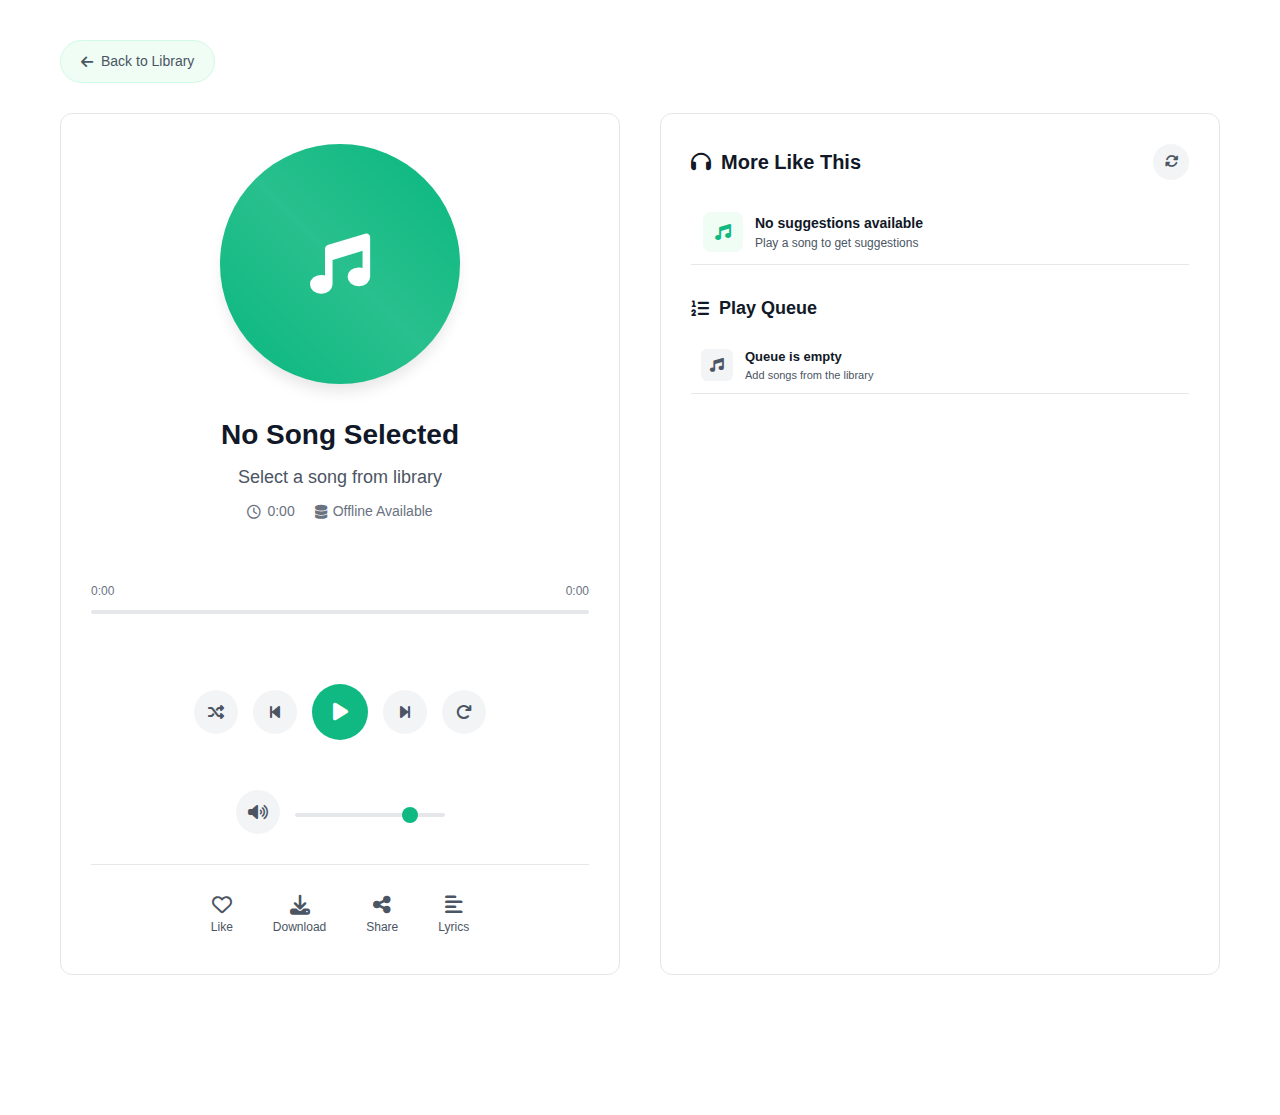
<file: player/index.html>
<!DOCTYPE html>
<html lang="en">
<head>
    <meta charset="UTF-8">
    <meta name="viewport" content="width=device-width, initial-scale=1.0">
    <title>Full Player - Offline Sound Player</title>
    <link rel="stylesheet" href="../style.css">
    <link rel="stylesheet" href="https://cdnjs.cloudflare.com/ajax/libs/font-awesome/6.4.0/css/all.min.css">
    <style>
        /* Player-specific styles */
        .player-container {
            padding: 40px 0;
        }
        
        .back-btn {
            display: inline-flex;
            align-items: center;
            gap: 8px;
            padding: 10px 20px;
            background-color: var(--primary-extra-light);
            color: var(--text-secondary);
            text-decoration: none;
            border-radius: var(--radius-full);
            font-size: 14px;
            font-weight: 500;
            transition: all 0.2s ease;
            margin-bottom: 30px;
            border: 1px solid var(--primary-light);
        }
        
        .back-btn:hover {
            background-color: var(--primary);
            color: var(--white);
            transform: translateX(-5px);
        }
        
        .player-main {
            display: grid;
            grid-template-columns: 1fr 1fr;
            gap: 40px;
            min-height: 600px;
        }
        
        .player-left, .player-right {
            background-color: var(--white);
            border: 1px solid var(--border-light);
            border-radius: var(--radius-lg);
            padding: 30px;
        }
        
        .player-left {
            display: flex;
            flex-direction: column;
        }
        
        .album-art-large {
            width: 240px;
            height: 240px;
            margin: 0 auto 30px;
            background-color: var(--primary);
            border-radius: 50%;
            display: flex;
            align-items: center;
            justify-content: center;
            color: var(--white);
            font-size: 60px;
            position: relative;
            overflow: hidden;
            box-shadow: var(--shadow-lg);
        }
        
        .album-art-large::before {
            content: '';
            position: absolute;
            top: -50%;
            left: -50%;
            width: 200%;
            height: 200%;
            background: linear-gradient(45deg, transparent 30%, rgba(255,255,255,0.1) 50%, transparent 70%);
            animation: shine 3s infinite linear;
        }
        
        @keyframes shine {
            0% { transform: rotate(0deg); }
            100% { transform: rotate(360deg); }
        }
        
        .song-info-large {
            text-align: center;
            margin-bottom: 30px;
        }
        
        .song-info-large h1 {
            font-size: 28px;
            font-weight: 700;
            color: var(--text-primary);
            margin-bottom: 8px;
            white-space: nowrap;
            overflow: hidden;
            text-overflow: ellipsis;
        }
        
        .song-info-large p {
            font-size: 18px;
            color: var(--text-secondary);
            margin-bottom: 5px;
        }
        
        .song-meta-large {
            display: flex;
            justify-content: center;
            gap: 20px;
            margin-top: 10px;
        }
        
        .meta-item {
            display: flex;
            align-items: center;
            gap: 6px;
            color: var(--text-muted);
            font-size: 14px;
        }
        
        /* Progress Container */
        .progress-container {
            margin: 30px 0;
        }
        
        .progress-bar-large {
            height: 4px;
            background-color: var(--gray-200);
            border-radius: var(--radius-full);
            position: relative;
            cursor: pointer;
            margin: 10px 0;
        }
        
        .progress-fill-large {
            position: absolute;
            top: 0;
            left: 0;
            height: 100%;
            background-color: var(--primary);
            border-radius: var(--radius-full);
            width: 0%;
        }
        
        .progress-time-container {
            display: flex;
            justify-content: space-between;
            font-size: 12px;
            color: var(--text-muted);
        }
        
        /* Player Controls */
        .player-controls {
            display: flex;
            align-items: center;
            justify-content: center;
            gap: 15px;
            margin: 30px 0;
        }
        
        .control-btn-large {
            width: 44px;
            height: 44px;
            border-radius: 50%;
            background-color: var(--gray-100);
            border: none;
            color: var(--text-secondary);
            cursor: pointer;
            display: flex;
            align-items: center;
            justify-content: center;
            font-size: 16px;
            transition: all 0.2s ease;
        }
        
        .control-btn-large:hover {
            background-color: var(--primary);
            color: var(--white);
            transform: scale(1.1);
        }
        
        .control-btn-large.play-btn-large {
            width: 56px;
            height: 56px;
            background-color: var(--primary);
            color: var(--white);
            font-size: 20px;
        }
        
        /* Volume Control */
        .volume-control {
            display: flex;
            align-items: center;
            justify-content: center;
            gap: 15px;
            margin-top: 20px;
        }
        
        .volume-slider-container {
            flex: 1;
            max-width: 150px;
        }
        
        .volume-slider {
            width: 100%;
            height: 4px;
            -webkit-appearance: none;
            appearance: none;
            background: var(--gray-200);
            border-radius: var(--radius-full);
            outline: none;
        }
        
        .volume-slider::-webkit-slider-thumb {
            -webkit-appearance: none;
            appearance: none;
            width: 16px;
            height: 16px;
            background-color: var(--primary);
            border-radius: 50%;
            cursor: pointer;
        }
        
        .volume-slider::-moz-range-thumb {
            width: 16px;
            height: 16px;
            background-color: var(--primary);
            border-radius: 50%;
            cursor: pointer;
            border: none;
        }
        
        /* Right Panel */
        .suggestions-header {
            display: flex;
            justify-content: space-between;
            align-items: center;
            margin-bottom: 20px;
        }
        
        .suggestions-header h2 {
            font-size: 20px;
            font-weight: 600;
            color: var(--text-primary);
            display: flex;
            align-items: center;
            gap: 10px;
        }
        
        .refresh-btn {
            width: 36px;
            height: 36px;
            border-radius: 50%;
            background-color: var(--gray-100);
            border: none;
            color: var(--text-secondary);
            cursor: pointer;
            display: flex;
            align-items: center;
            justify-content: center;
            transition: all 0.2s ease;
        }
        
        .refresh-btn:hover {
            background-color: var(--primary);
            color: var(--white);
            transform: rotate(180deg);
        }
        
        .suggestions-list {
            max-height: 250px;
            overflow-y: auto;
            margin-bottom: 30px;
        }
        
        .suggestion-item {
            display: flex;
            align-items: center;
            gap: 12px;
            padding: 12px;
            border-bottom: 1px solid var(--border-light);
            cursor: pointer;
            transition: all 0.2s ease;
        }
        
        .suggestion-item:hover {
            background-color: var(--gray-50);
        }
        
        .suggestion-icon {
            width: 40px;
            height: 40px;
            background-color: var(--primary-extra-light);
            border-radius: var(--radius-md);
            display: flex;
            align-items: center;
            justify-content: center;
            color: var(--primary);
        }
        
        .suggestion-details {
            flex: 1;
            min-width: 0;
        }
        
        .suggestion-title {
            font-size: 14px;
            font-weight: 600;
            color: var(--text-primary);
            white-space: nowrap;
            overflow: hidden;
            text-overflow: ellipsis;
        }
        
        .suggestion-artist {
            font-size: 12px;
            color: var(--text-secondary);
            white-space: nowrap;
            overflow: hidden;
            text-overflow: ellipsis;
        }
        
        .suggestion-duration {
            font-size: 12px;
            color: var(--text-muted);
            white-space: nowrap;
        }
        
        /* Queue Section */
        .queue-section h3 {
            font-size: 18px;
            font-weight: 600;
            color: var(--text-primary);
            margin-bottom: 15px;
            display: flex;
            align-items: center;
            gap: 10px;
        }
        
        .queue-list {
            max-height: 200px;
            overflow-y: auto;
        }
        
        .queue-item {
            display: flex;
            align-items: center;
            gap: 12px;
            padding: 10px;
            border-bottom: 1px solid var(--border-light);
            cursor: pointer;
            transition: all 0.2s ease;
        }
        
        .queue-item:hover {
            background-color: var(--gray-50);
        }
        
        .queue-item.playing {
            background-color: var(--primary-extra-light);
            border-left: 3px solid var(--primary);
        }
        
        .queue-icon {
            width: 32px;
            height: 32px;
            background-color: var(--gray-100);
            border-radius: var(--radius-sm);
            display: flex;
            align-items: center;
            justify-content: center;
            color: var(--text-secondary);
            font-size: 14px;
        }
        
        .queue-details {
            flex: 1;
            min-width: 0;
        }
        
        .queue-title {
            font-size: 13px;
            font-weight: 600;
            color: var(--text-primary);
            white-space: nowrap;
            overflow: hidden;
            text-overflow: ellipsis;
        }
        
        .queue-artist {
            font-size: 11px;
            color: var(--text-secondary);
            white-space: nowrap;
            overflow: hidden;
            text-overflow: ellipsis;
        }
        
        .queue-duration {
            font-size: 11px;
            color: var(--text-muted);
            white-space: nowrap;
        }
        
        /* Additional Controls */
        .additional-controls {
            display: flex;
            justify-content: center;
            gap: 20px;
            margin-top: 30px;
            padding-top: 20px;
            border-top: 1px solid var(--border-light);
        }
        
        .additional-btn {
            display: flex;
            flex-direction: column;
            align-items: center;
            gap: 5px;
            background: none;
            border: none;
            color: var(--text-secondary);
            cursor: pointer;
            transition: all 0.2s ease;
            padding: 10px;
            border-radius: var(--radius-md);
        }
        
        .additional-btn:hover {
            background-color: var(--primary-extra-light);
            color: var(--primary);
        }
        
        .additional-btn i {
            font-size: 20px;
        }
        
        .additional-btn span {
            font-size: 12px;
        }
        
        /* Responsive */
        @media (max-width: 1024px) {
            .player-main {
                gap: 30px;
            }
        }
        
        @media (max-width: 768px) {
            .player-main {
                grid-template-columns: 1fr;
                gap: 30px;
            }
            
            .player-left, .player-right {
                padding: 20px;
            }
            
            .album-art-large {
                width: 180px;
                height: 180px;
                font-size: 48px;
            }
            
            .player-controls {
                gap: 10px;
            }
            
            .control-btn-large {
                width: 40px;
                height: 40px;
            }
            
            .control-btn-large.play-btn-large {
                width: 50px;
                height: 50px;
            }
        }
        
        @media (max-width: 480px) {
            .album-art-large {
                width: 150px;
                height: 150px;
                font-size: 36px;
            }
            
            .song-info-large h1 {
                font-size: 22px;
            }
            
            .song-info-large p {
                font-size: 16px;
            }
        }
    </style>
</head>
<body>
    <div class="app-container">
        <div class="player-container">
            <a href="../index.html" class="back-btn">
                <i class="fas fa-arrow-left"></i>
                Back to Library
            </a>
            
            <div class="player-main">
                <!-- Left Panel - Now Playing -->
                <div class="player-left">
                    <div class="album-art-large" id="album-art-large">
                        <i class="fas fa-music"></i>
                    </div>
                    
                    <div class="song-info-large" id="song-info-large">
                        <h1 id="full-player-title">No Song Selected</h1>
                        <p id="full-player-artist">Select a song from library</p>
                        <div class="song-meta-large">
                            <span class="meta-item" id="song-duration">
                                <i class="far fa-clock"></i>
                                <span>0:00</span>
                            </span>
                            <span class="meta-item">
                                <i class="fas fa-database"></i>
                                <span>Offline Available</span>
                            </span>
                        </div>
                    </div>
                    
                    <!-- Progress Bar -->
                    <div class="progress-container">
                        <div class="progress-time-container">
                            <span id="current-time-large">0:00</span>
                            <span id="total-time-large">0:00</span>
                        </div>
                        <div class="progress-bar-large" id="progress-bar-large">
                            <div class="progress-fill-large" id="progress-fill-large"></div>
                        </div>
                    </div>
                    
                    <!-- Player Controls -->
                    <div class="player-controls">
                        <button class="control-btn-large" id="shuffle-btn" title="Shuffle">
                            <i class="fas fa-random"></i>
                        </button>
                        <button class="control-btn-large" id="prev-btn-large" title="Previous">
                            <i class="fas fa-step-backward"></i>
                        </button>
                        <button class="control-btn-large play-btn-large" id="play-btn-large" title="Play/Pause">
                            <i class="fas fa-play" id="play-icon-large"></i>
                        </button>
                        <button class="control-btn-large" id="next-btn-large" title="Next">
                            <i class="fas fa-step-forward"></i>
                        </button>
                        <button class="control-btn-large" id="repeat-btn" title="Repeat">
                            <i class="fas fa-redo"></i>
                        </button>
                    </div>
                    
                    <!-- Volume Control -->
                    <div class="volume-control">
                        <button class="control-btn-large" id="volume-mute-btn-large" title="Mute">
                            <i class="fas fa-volume-up" id="volume-icon-large"></i>
                        </button>
                        <div class="volume-slider-container">
                            <input type="range" 
                                   class="volume-slider" 
                                   id="volume-slider"
                                   min="0" 
                                   max="100" 
                                   value="80">
                        </div>
                    </div>
                    
                    <!-- Additional Controls -->
                    <div class="additional-controls">
                        <button class="additional-btn" id="like-btn" title="Add to Favorites">
                            <i class="far fa-heart"></i>
                            <span>Like</span>
                        </button>
                        <button class="additional-btn" id="download-btn" title="Download">
                            <i class="fas fa-download"></i>
                            <span>Download</span>
                        </button>
                        <button class="additional-btn" id="share-btn" title="Share">
                            <i class="fas fa-share-alt"></i>
                            <span>Share</span>
                        </button>
                        <button class="additional-btn" id="lyrics-btn" title="Lyrics">
                            <i class="fas fa-align-left"></i>
                            <span>Lyrics</span>
                        </button>
                    </div>
                </div>
                
                <!-- Right Panel - Suggestions & Queue -->
                <div class="player-right">
                    <div class="suggestions-section">
                        <div class="suggestions-header">
                            <h2>
                                <i class="fas fa-headphones"></i>
                                More Like This
                            </h2>
                            <button class="refresh-btn" id="refresh-suggestions" title="Refresh">
                                <i class="fas fa-sync-alt"></i>
                            </button>
                        </div>
                        <div class="suggestions-list" id="suggestions-list">
                            <!-- Suggestions will be loaded here -->
                            <div class="suggestion-item empty-suggestions">
                                <div class="suggestion-icon">
                                    <i class="fas fa-music"></i>
                                </div>
                                <div class="suggestion-details">
                                    <div class="suggestion-title">No suggestions available</div>
                                    <div class="suggestion-artist">Play a song to get suggestions</div>
                                </div>
                            </div>
                        </div>
                    </div>
                    
                    <div class="queue-section">
                        <h3>
                            <i class="fas fa-list-ol"></i>
                            Play Queue
                        </h3>
                        <div class="queue-list" id="queue-list">
                            <div class="queue-item empty-queue">
                                <div class="queue-icon">
                                    <i class="fas fa-music"></i>
                                </div>
                                <div class="queue-details">
                                    <div class="queue-title">Queue is empty</div>
                                    <div class="queue-artist">Add songs from the library</div>
                                </div>
                            </div>
                        </div>
                    </div>
                </div>
            </div>
        </div>
    </div>

    <audio id="audio-player-large" preload="metadata"></audio>

    <script src="player.js"></script>
</body>
</html>
</file>
<file: style.css>
/* style.css - Clean Green & White Professional Theme */
:root {
    --primary: #10b981;
    --primary-dark: #059669;
    --primary-light: #d1fae5;
    --primary-extra-light: #f0fdf4;

    --white: #ffffff;
    --gray-50: #f9fafb;
    --gray-100: #f3f4f6;
    --gray-200: #e5e7eb;
    --gray-300: #d1d5db;
    --gray-400: #9ca3af;
    --gray-500: #6b7280;
    --gray-600: #4b5563;
    --gray-700: #374151;
    --gray-800: #1f2937;
    --gray-900: #111827;

    --text-primary: var(--gray-900);
    --text-secondary: var(--gray-600);
    --text-muted: var(--gray-500);

    --border-light: var(--gray-200);
    --border-medium: var(--gray-300);

    --shadow-sm: 0 1px 2px rgba(0, 0, 0, 0.05);
    --shadow-md: 0 4px 6px -1px rgba(0, 0, 0, 0.1);
    --shadow-lg: 0 10px 15px -3px rgba(0, 0, 0, 0.1);

    --radius-sm: 6px;
    --radius-md: 8px;
    --radius-lg: 12px;
    --radius-xl: 16px;
    --radius-full: 9999px;
}

* {
    margin: 0;
    padding: 0;
    box-sizing: border-box;
}

body {
    font-family: -apple-system, BlinkMacSystemFont, 'Segoe UI', Roboto, Oxygen, Ubuntu, sans-serif;
    background-color: var(--white);
    color: var(--text-primary);
    line-height: 1.5;
    min-height: 100vh;
}

.app-container {
    max-width: 1200px;
    margin: 0 auto;
    padding: 0 20px;
    padding-bottom: 100px;
}

/* Background Animation */
.background-animation {
    position: fixed;
    top: 0;
    left: 0;
    width: 100%;
    height: 100%;
    overflow: hidden;
    z-index: -1;
    opacity: 0.05;
}

.circle {
    position: absolute;
    border-radius: 50%;
    background: linear-gradient(135deg, var(--primary), var(--primary-dark));
    opacity: 0.1;
    animation: float 20s infinite ease-in-out;
}

.circle-1 {
    width: 300px;
    height: 300px;
    top: -150px;
    right: -100px;
    animation-delay: 0s;
}

.circle-2 {
    width: 200px;
    height: 200px;
    bottom: 100px;
    left: -50px;
    animation-delay: 5s;
}

.circle-3 {
    width: 150px;
    height: 150px;
    top: 50%;
    right: 20%;
    animation-delay: 10s;
}

.wave {
    position: absolute;
    width: 200%;
    height: 200px;
    background: linear-gradient(90deg, transparent, var(--primary-light), transparent);
    animation: wave 15s infinite linear;
}

.wave-1 {
    top: 20%;
    animation-delay: 0s;
}

.wave-2 {
    top: 60%;
    animation-delay: 7.5s;
}

@keyframes float {
    0%, 100% { transform: translateY(0) rotate(0deg); }
    33% { transform: translateY(-20px) rotate(120deg); }
    66% { transform: translateY(20px) rotate(240deg); }
}

@keyframes wave {
    0% { transform: translateX(-50%); }
    100% { transform: translateX(0%); }
}

/* Header Styles */
.app-header {
    padding: 24px 0;
    margin-bottom: 32px;
    border-bottom: 1px solid var(--border-light);
}

.logo-section {
    display: flex;
    align-items: center;
    justify-content: space-between;
    gap: 20px;
}

.sound-icon {
    width: 36px;
    height: 36px;
    color: var(--primary);
}

.logo-text h1 {
    font-size: 24px;
    font-weight: 700;
    color: var(--text-primary);
    margin-bottom: 4px;
}

.logo-text .tagline {
    font-size: 14px;
    color: var(--text-muted);
}

.offline-status {
    display: flex;
    align-items: center;
    gap: 10px;
    padding: 8px 16px;
    background-color: var(--primary-extra-light);
    border: 1px solid var(--primary-light);
    border-radius: var(--radius-full);
}

.status-dot {
    width: 8px;
    height: 8px;
    background-color: var(--primary);
    border-radius: 50%;
    animation: pulse 2s infinite;
}

@keyframes pulse {
    0%, 100% { opacity: 1; }
    50% { opacity: 0.5; }
}

.status-text {
    font-size: 14px;
    font-weight: 500;
    color: var(--primary-dark);
}

/* Stats Bar */
.stats-bar {
    display: grid;
    grid-template-columns: repeat(3, 1fr);
    gap: 16px;
    margin-bottom: 32px;
}

.stat {
    background-color: var(--white);
    border: 1px solid var(--border-light);
    border-radius: var(--radius-md);
    padding: 20px;
    display: flex;
    align-items: center;
    gap: 16px;
    transition: all 0.2s ease;
}

.stat:hover {
    border-color: var(--primary);
    box-shadow: var(--shadow-md);
}

.stat-icon {
    width: 48px;
    height: 48px;
    background-color: var(--primary-extra-light);
    border-radius: var(--radius-md);
    display: flex;
    align-items: center;
    justify-content: center;
    color: var(--primary);
    font-size: 20px;
}

.stat-info {
    display: flex;
    flex-direction: column;
}

.stat-value {
    font-size: 20px;
    font-weight: 700;
    color: var(--text-primary);
    line-height: 1;
}

.stat-label {
    font-size: 12px;
    color: var(--text-muted);
    text-transform: uppercase;
    letter-spacing: 0.5px;
    margin-top: 4px;
}

/* Category Selector */
.category-selector {
    margin-bottom: 32px;
}

.section-title {
    display: flex;
    align-items: center;
    gap: 12px;
    margin-bottom: 20px;
}

.title-icon {
    width: 24px;
    height: 24px;
    color: var(--text-primary);
}

.section-title h2 {
    font-size: 20px;
    font-weight: 600;
    color: var(--text-primary);
}

.category-tabs {
    display: flex;
    gap: 12px;
}

.category-tab {
    flex: 1;
    display: flex;
    align-items: center;
    gap: 12px;
    padding: 16px 24px;
    background-color: var(--white);
    border: 2px solid var(--border-medium);
    border-radius: var(--radius-md);
    font-size: 15px;
    font-weight: 500;
    color: var(--text-secondary);
    cursor: pointer;
    transition: all 0.2s ease;
    -webkit-tap-highlight-color: transparent;
}

.category-tab:hover {
    border-color: var(--primary);
    color: var(--text-primary);
}

.category-tab.active {
    background-color: var(--primary);
    border-color: var(--primary);
    color: var(--white);
    box-shadow: var(--shadow-sm);
}

.tab-icon {
    font-size: 18px;
}

.tab-text {
    flex: 1;
    text-align: left;
}

.song-count {
    background-color: rgba(255, 255, 255, 0.2);
    padding: 4px 10px;
    border-radius: var(--radius-full);
    font-size: 12px;
    font-weight: 600;
}

.category-tab.active .song-count {
    background-color: rgba(255, 255, 255, 0.3);
}

/* Songs Grid */
.songs-container {
    min-height: 400px;
}

.songs-grid {
    display: grid;
    grid-template-columns: repeat(auto-fill, minmax(300px, 1fr));
    gap: 16px;
    display: none;
    animation: fadeIn 0.3s ease;
}

@keyframes fadeIn {
    from { opacity: 0; }
    to { opacity: 1; }
}

.songs-grid.active {
    display: grid;
}

.song-card {
    background-color: var(--white);
    border: 1px solid var(--border-light);
    border-radius: var(--radius-md);
    padding: 20px;
    cursor: pointer;
    transition: all 0.2s ease;
    position: relative;
    overflow: hidden;
    -webkit-tap-highlight-color: transparent;
}

.song-card:hover {
    border-color: var(--primary);
    transform: translateY(-2px);
    box-shadow: var(--shadow-md);
}

.song-card.playing {
    border-color: var(--primary);
    background-color: var(--primary-extra-light);
}

.song-card.playing::before {
    content: '';
    position: absolute;
    top: 0;
    left: 0;
    right: 0;
    height: 3px;
    background-color: var(--primary);
}

.song-header {
    display: flex;
    align-items: center;
    gap: 16px;
    margin-bottom: 16px;
}

.song-icon {
    width: 40px;
    height: 40px;
    background-color: var(--primary-extra-light);
    border: 1px solid var(--primary-light);
    border-radius: var(--radius-md);
    display: flex;
    align-items: center;
    justify-content: center;
    color: var(--primary);
    font-size: 18px;
}

.song-meta {
    flex: 1;
    min-width: 0;
}

.song-title {
    font-size: 16px;
    font-weight: 600;
    color: var(--text-primary);
    margin-bottom: 4px;
    white-space: nowrap;
    overflow: hidden;
    text-overflow: ellipsis;
}

.song-artist {
    font-size: 14px;
    color: var(--text-secondary);
    white-space: nowrap;
    overflow: hidden;
    text-overflow: ellipsis;
}

.song-footer {
    display: flex;
    align-items: center;
    justify-content: space-between;
    padding-top: 16px;
    border-top: 1px solid var(--border-light);
}

.song-duration {
    display: flex;
    align-items: center;
    gap: 6px;
    color: var(--text-muted);
    font-size: 13px;
    font-weight: 500;
}

.song-actions {
    display: flex;
    gap: 8px;
}

.action-btn {
    width: 32px;
    height: 32px;
    border-radius: 50%;
    background-color: var(--gray-100);
    border: none;
    color: var(--text-secondary);
    cursor: pointer;
    display: flex;
    align-items: center;
    justify-content: center;
    transition: all 0.2s ease;
    -webkit-tap-highlight-color: transparent;
}

.action-btn:hover {
    background-color: var(--primary);
    color: var(--white);
}

.playing-indicator {
    position: absolute;
    top: 12px;
    right: 12px;
    display: flex;
    align-items: flex-end;
    gap: 2px;
    height: 16px;
    display: none;
}

.song-card.playing .playing-indicator {
    display: flex;
}

.eq-bar {
    width: 2px;
    background-color: var(--primary);
    border-radius: 1px;
    animation: eq 1s infinite ease-in-out;
}

.eq-bar:nth-child(1) {
    height: 6px;
    animation-delay: 0.1s;
}

.eq-bar:nth-child(2) {
    height: 10px;
    animation-delay: 0.2s;
}

.eq-bar:nth-child(3) {
    height: 6px;
    animation-delay: 0.3s;
}

@keyframes eq {
    0%, 100% { height: 6px; }
    50% { height: 12px; }
}

/* Empty State */
.empty-state {
    grid-column: 1 / -1;
    display: flex;
    flex-direction: column;
    align-items: center;
    justify-content: center;
    padding: 48px 20px;
    text-align: center;
    background-color: var(--gray-50);
    border: 2px dashed var(--border-light);
    border-radius: var(--radius-md);
}

.empty-icon {
    width: 64px;
    height: 64px;
    background-color: var(--primary-extra-light);
    border-radius: 50%;
    display: flex;
    align-items: center;
    justify-content: center;
    color: var(--primary);
    font-size: 24px;
    margin-bottom: 16px;
}

.empty-state h3 {
    font-size: 18px;
    color: var(--text-primary);
    margin-bottom: 8px;
}

.empty-state p {
    color: var(--text-muted);
    margin-bottom: 20px;
    max-width: 280px;
}

.add-songs-btn {
    background-color: var(--primary);
    color: var(--white);
    border: none;
    padding: 10px 20px;
    border-radius: var(--radius-full);
    font-size: 14px;
    font-weight: 600;
    cursor: pointer;
    display: flex;
    align-items: center;
    gap: 8px;
    transition: all 0.2s ease;
    -webkit-tap-highlight-color: transparent;
}

.add-songs-btn:hover {
    background-color: var(--primary-dark);
    transform: translateY(-1px);
    box-shadow: var(--shadow-sm);
}

/* Mini Player */
.mini-player {
    position: fixed;
    bottom: 0;
    left: 0;
    right: 0;
    background-color: var(--white);
    border-top: 1px solid var(--border-light);
    box-shadow: var(--shadow-lg);
    transform: translateY(100%);
    transition: transform 0.3s ease;
    z-index: 1000;
}

.mini-player.active {
    transform: translateY(0);
}

.mini-player-content {
    display: flex;
    align-items: center;
    justify-content: space-between;
    padding: 16px 24px;
    max-width: 1200px;
    margin: 0 auto;
}

#mini-player-clickable {
    cursor: pointer;
    flex: 1;
    display: flex;
    align-items: center;
    gap: 16px;
    transition: all 0.2s ease;
    -webkit-tap-highlight-color: transparent;
}

#mini-player-clickable:hover {
    opacity: 0.9;
}

.album-art-mini {
    position: relative;
    width: 56px;
    height: 56px;
}

.album-art-placeholder {
    width: 100%;
    height: 100%;
    background-color: var(--primary);
    border-radius: var(--radius-md);
    display: flex;
    align-items: center;
    justify-content: center;
    color: var(--white);
    font-size: 20px;
}

.mini-player.active .playing-indicator {
    display: flex;
}

.song-details-mini {
    flex: 1;
    min-width: 0;
}

.song-title-mini {
    font-size: 15px;
    font-weight: 600;
    color: var(--text-primary);
    white-space: nowrap;
    overflow: hidden;
    text-overflow: ellipsis;
    margin-bottom: 2px;
}

.song-artist-mini {
    font-size: 13px;
    color: var(--text-secondary);
    white-space: nowrap;
    overflow: hidden;
    text-overflow: ellipsis;
}

.mini-controls {
    display: flex;
    align-items: center;
    gap: 12px;
}

.control-btn {
    width: 40px;
    height: 40px;
    border-radius: 50%;
    background-color: var(--gray-100);
    border: none;
    color: var(--text-secondary);
    cursor: pointer;
    display: flex;
    align-items: center;
    justify-content: center;
    font-size: 16px;
    transition: all 0.2s ease;
    -webkit-tap-highlight-color: transparent;
}

.control-btn:hover {
    background-color: var(--primary);
    color: var(--white);
}

.control-btn.play-btn {
    width: 44px;
    height: 44px;
    background-color: var(--primary);
    color: var(--white);
    font-size: 18px;
}

.mini-progress {
    display: flex;
    align-items: center;
    gap: 12px;
    padding: 0 24px 16px;
    max-width: 1200px;
    margin: 0 auto;
}

.progress-time {
    font-size: 12px;
    color: var(--text-muted);
    min-width: 36px;
}

.progress-bar-mini {
    flex: 1;
    height: 3px;
    background-color: var(--gray-200);
    border-radius: var(--radius-full);
    position: relative;
    cursor: pointer;
}

.progress-fill-mini {
    position: absolute;
    top: 0;
    left: 0;
    height: 100%;
    background-color: var(--primary);
    border-radius: var(--radius-full);
    width: 0%;
}

.progress-thumb {
    position: absolute;
    top: 50%;
    transform: translate(-50%, -50%);
    width: 10px;
    height: 10px;
    background-color: var(--white);
    border: 2px solid var(--primary);
    border-radius: 50%;
    opacity: 0;
    transition: opacity 0.2s ease;
    box-shadow: var(--shadow-sm);
}

.progress-bar-mini:hover .progress-thumb {
    opacity: 1;
}

/* Notifications */
.notification {
    position: fixed;
    top: 20px;
    right: 20px;
    background-color: var(--primary);
    color: var(--white);
    padding: 12px 20px;
    border-radius: var(--radius-md);
    display: flex;
    align-items: center;
    gap: 10px;
    z-index: 10000;
    box-shadow: var(--shadow-lg);
    animation: slideIn 0.3s ease;
}

@keyframes slideIn {
    from {
        transform: translateX(100%);
        opacity: 0;
    }
    to {
        transform: translateX(0);
        opacity: 1;
    }
}

.notification.slide-out {
    animation: slideOut 0.3s ease;
}

@keyframes slideOut {
    from {
        transform: translateX(0);
        opacity: 1;
    }
    to {
        transform: translateX(100%);
        opacity: 0;
    }
}

/* Responsive Design */
@media (max-width: 1024px) {
    .songs-grid {
        grid-template-columns: repeat(auto-fill, minmax(280px, 1fr));
    }
}

@media (max-width: 768px) {
    .app-container {
        padding: 0 16px;
    }

    .logo-section {
        flex-direction: column;
        align-items: flex-start;
        gap: 16px;
    }

    .stats-bar {
        grid-template-columns: 1fr;
        gap: 12px;
    }

    .songs-grid {
        grid-template-columns: 1fr;
    }

    .category-tabs {
        flex-direction: column;
    }

    .mini-player-content {
        padding: 12px 16px;
    }

    .mini-progress {
        padding: 0 16px 12px;
    }

    .mini-controls {
        gap: 8px;
    }

    .control-btn {
        width: 36px;
        height: 36px;
    }

    .control-btn.play-btn {
        width: 40px;
        height: 40px;
    }
}

@media (max-width: 480px) {
    .song-card {
        padding: 16px;
    }

    .song-header {
        gap: 12px;
    }

    .song-icon {
        width: 36px;
        height: 36px;
        font-size: 16px;
    }

    .album-art-mini {
        width: 48px;
        height: 48px;
    }
}
</file>
